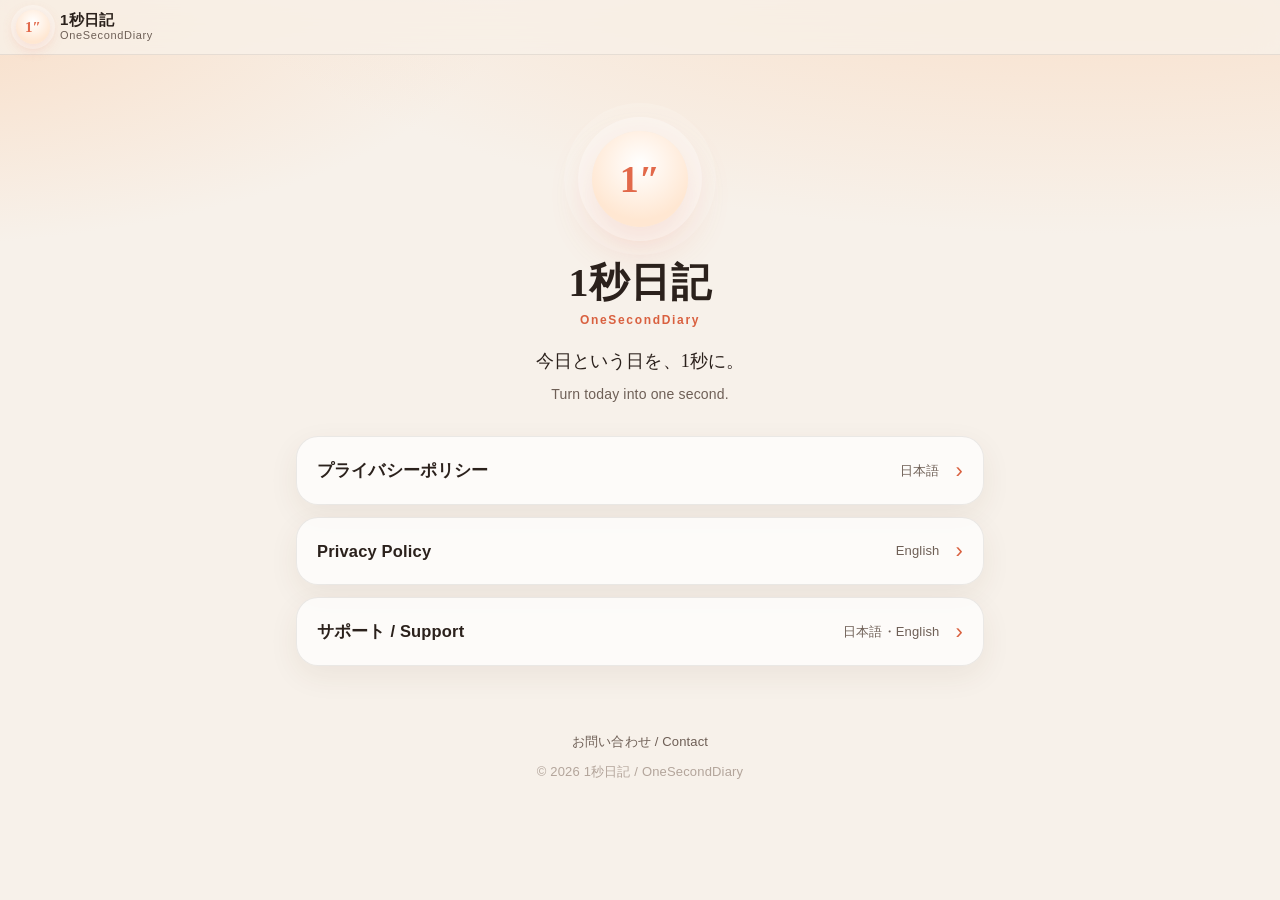
<file: index.html>
<!doctype html>
<html lang="ja">
<head>
<meta charset="utf-8">
<meta name="viewport" content="width=device-width, initial-scale=1, viewport-fit=cover">
<title>1秒日記 / OneSecondDiary</title>
<meta name="description" content="毎日の1秒をつなげる、iPhoneのための動画日記アプリ「1秒日記」。">
<meta name="color-scheme" content="light dark">
<meta name="theme-color" content="#F7F1EA" media="(prefers-color-scheme: light)">
<meta name="theme-color" content="#121010" media="(prefers-color-scheme: dark)">
<link rel="stylesheet" href="style.css">
</head>
<body>
<header class="topbar">
  <a class="brand" href="./"><span class="mark" aria-hidden="true">1″</span><span>1秒日記 <small>OneSecondDiary</small></span></a>
  
</header>
<main class="page landing">
  <div class="hero center">
    <span class="mark big" aria-hidden="true">1″</span>
    <h1>1秒日記</h1>
    <p class="eyebrow">OneSecondDiary</p>
    <p class="intro">今日という日を、1秒に。<br><span lang="en">Turn today into one second.</span></p>
  </div>
  <nav class="cards">
    <a class="card" href="privacy/"><strong>プライバシーポリシー</strong><span>日本語</span></a>
    <a class="card" href="privacy/en/"><strong>Privacy Policy</strong><span>English</span></a>
    <a class="card" href="support/"><strong>サポート / Support</strong><span>日本語・English</span></a>
  </nav>
</main>
<footer class="foot">
  <nav><a href="support/">お問い合わせ / Contact</a></nav>
  <p>© 2026 1秒日記 / OneSecondDiary</p>
</footer>
</body>
</html>
</file>
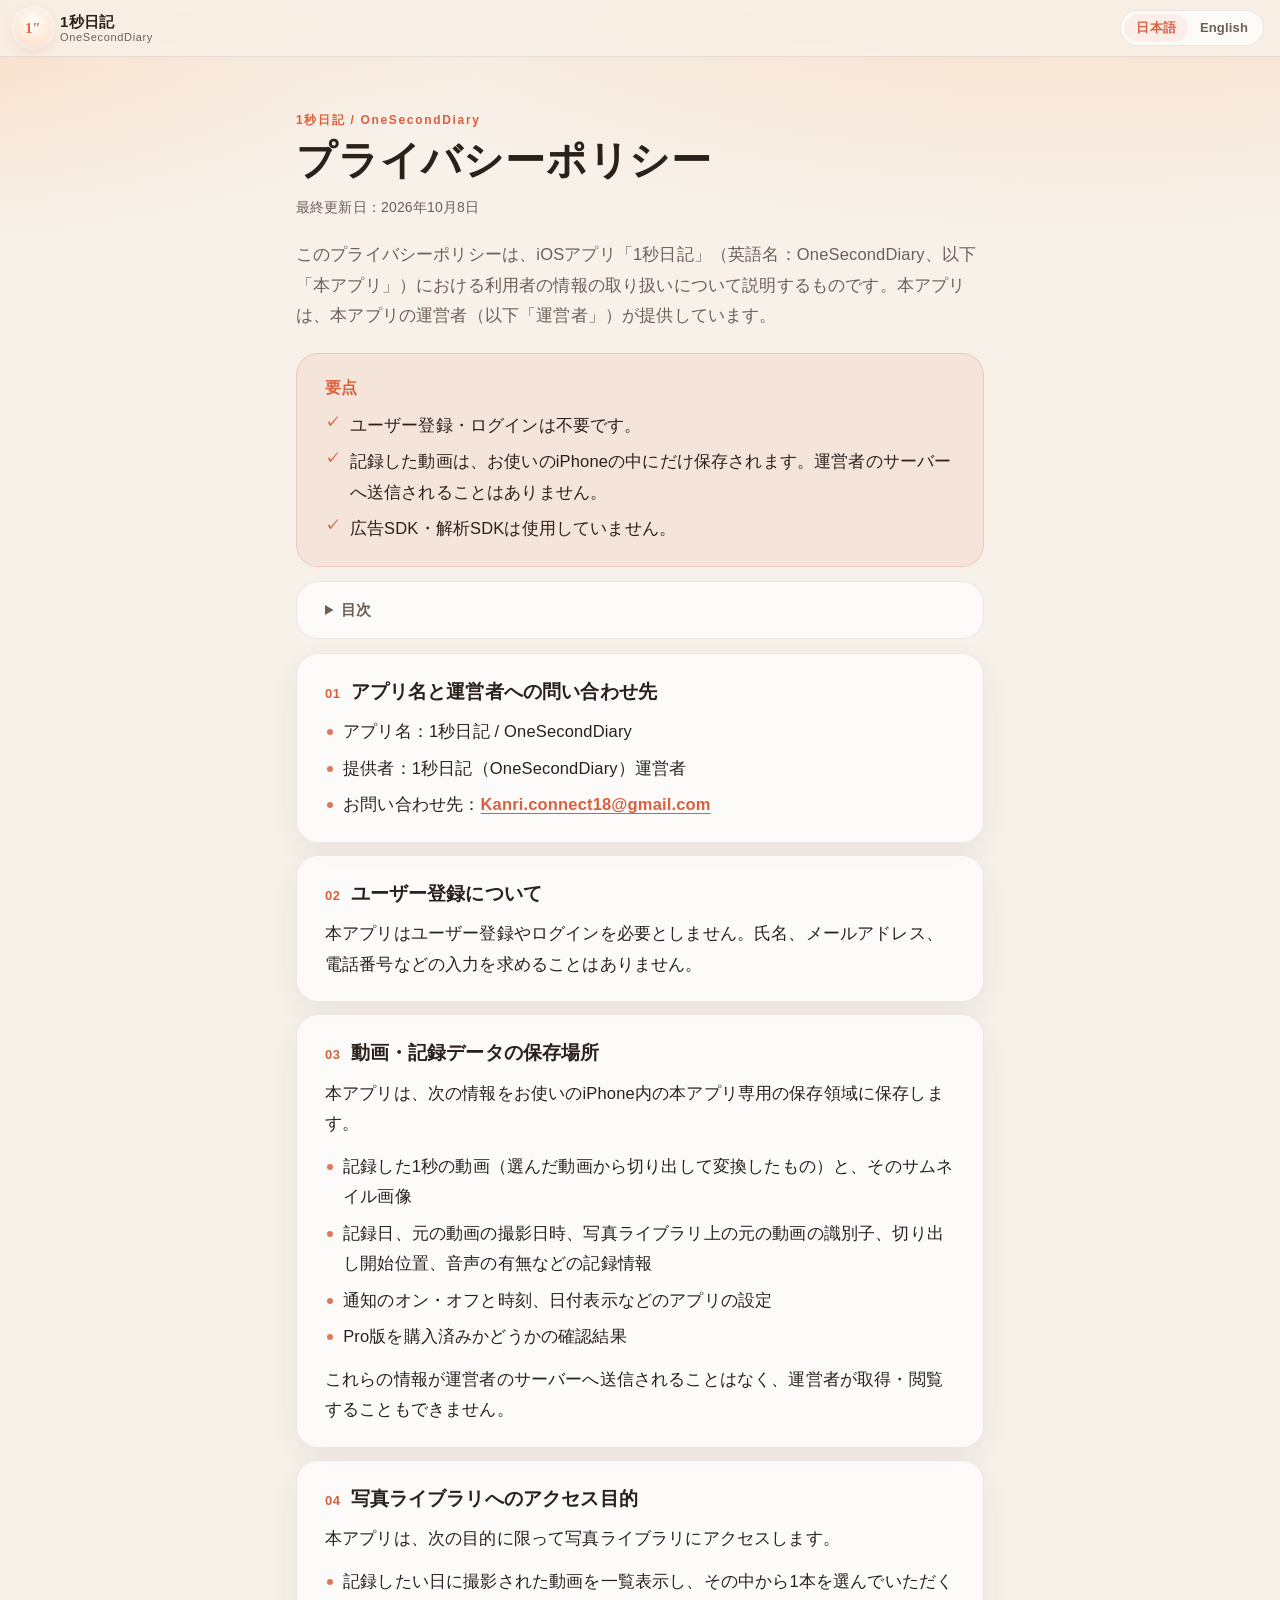
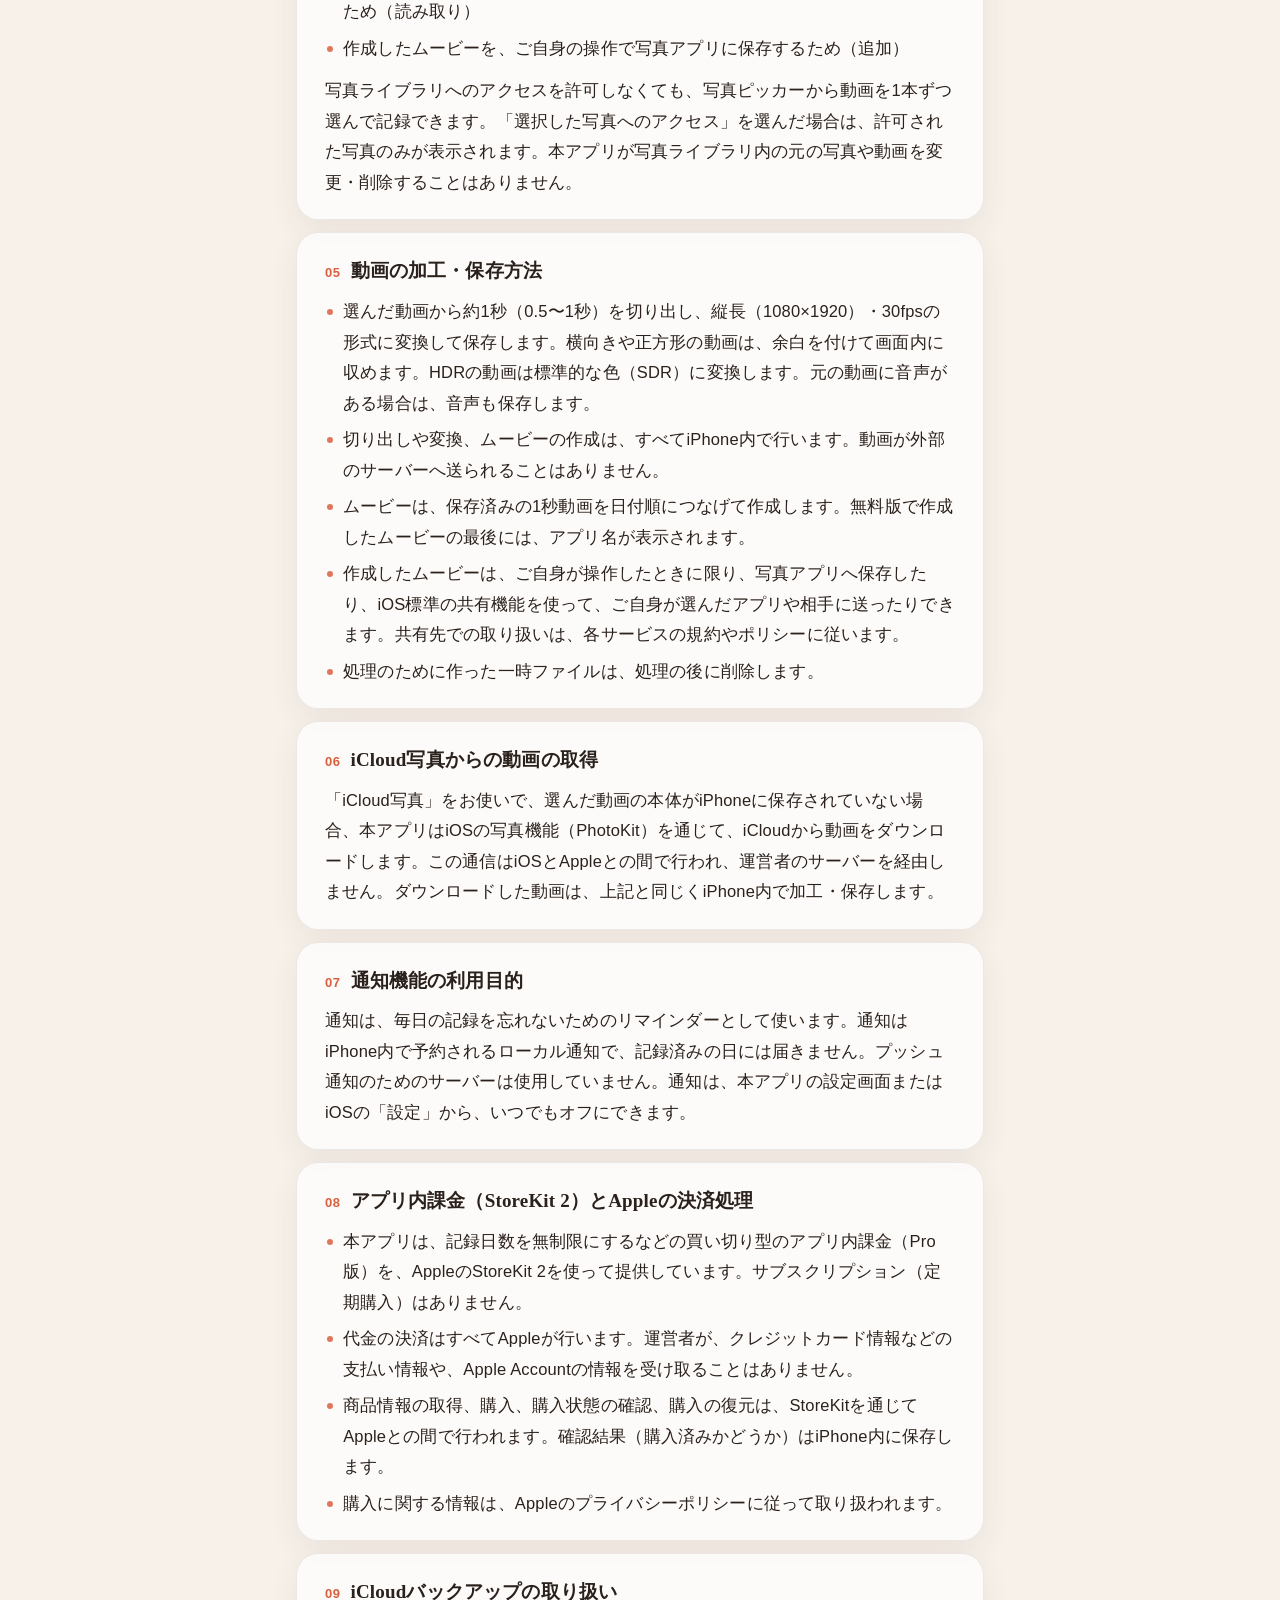
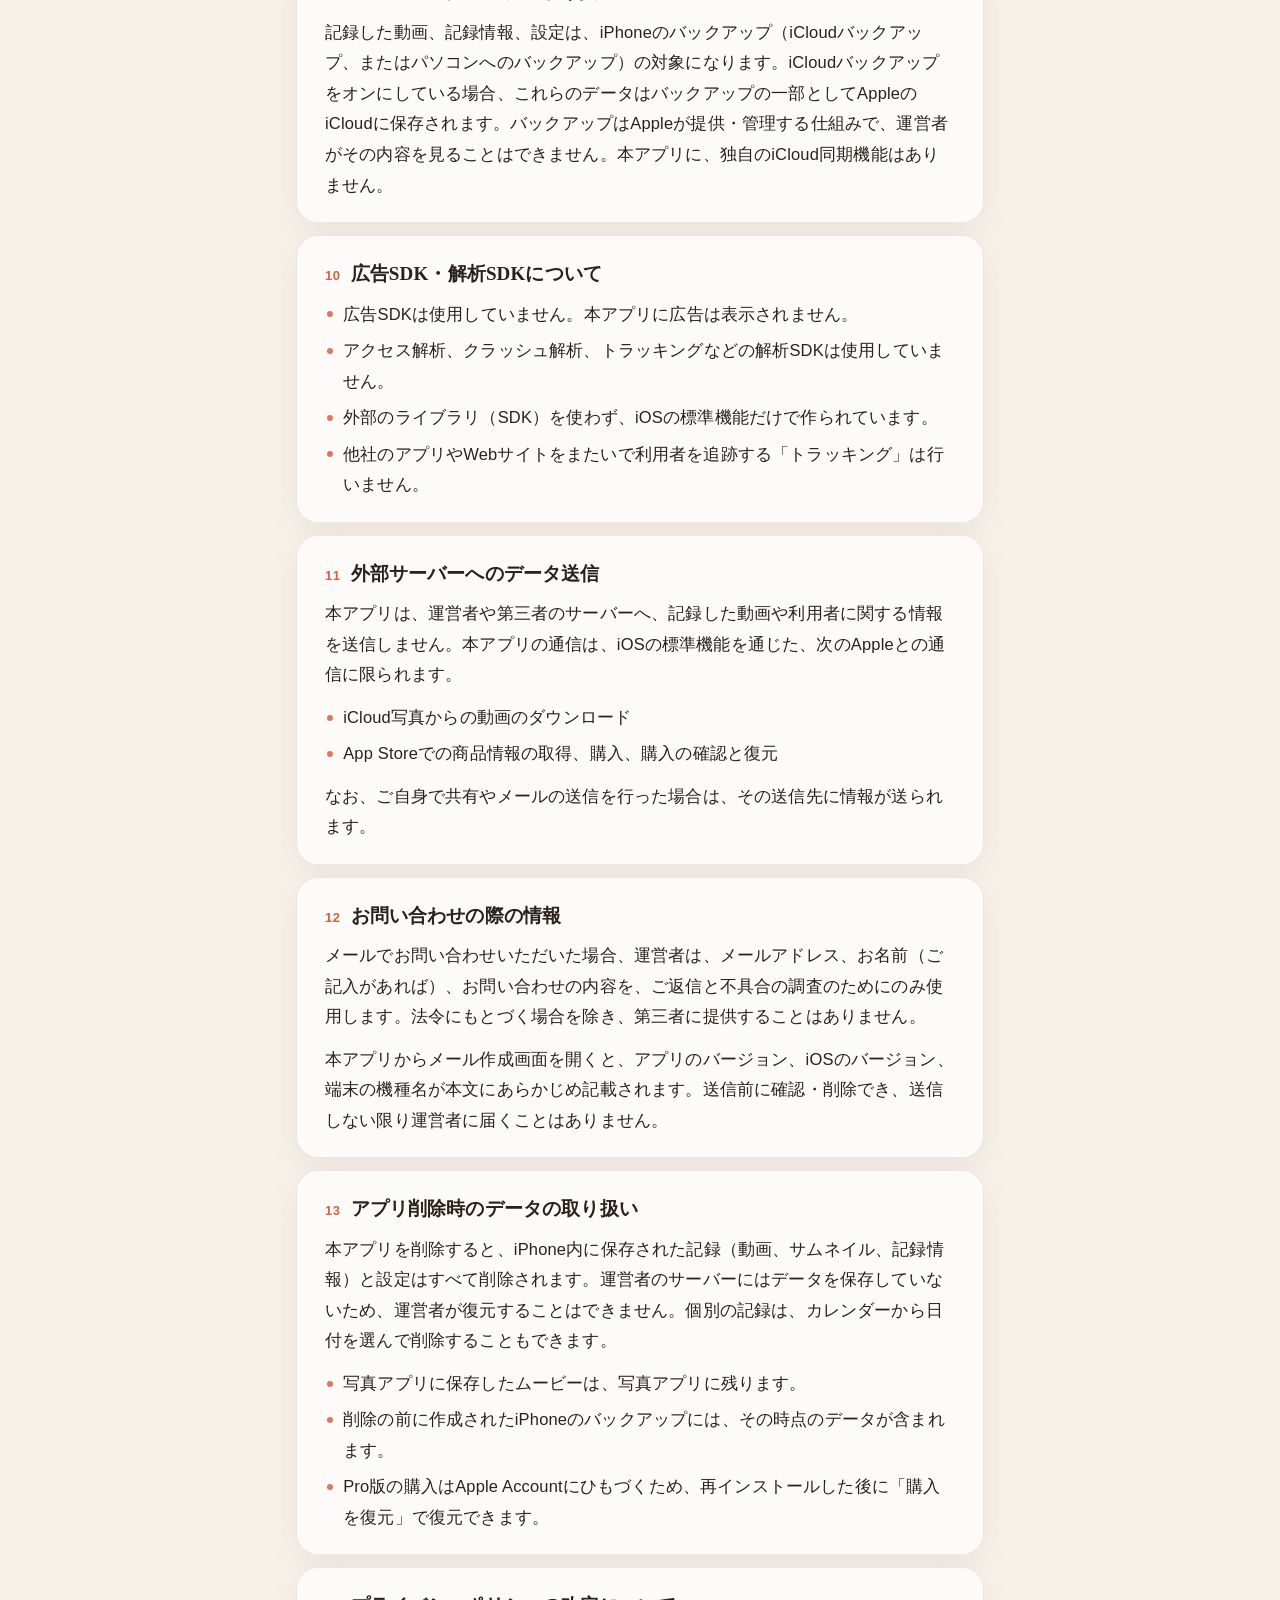
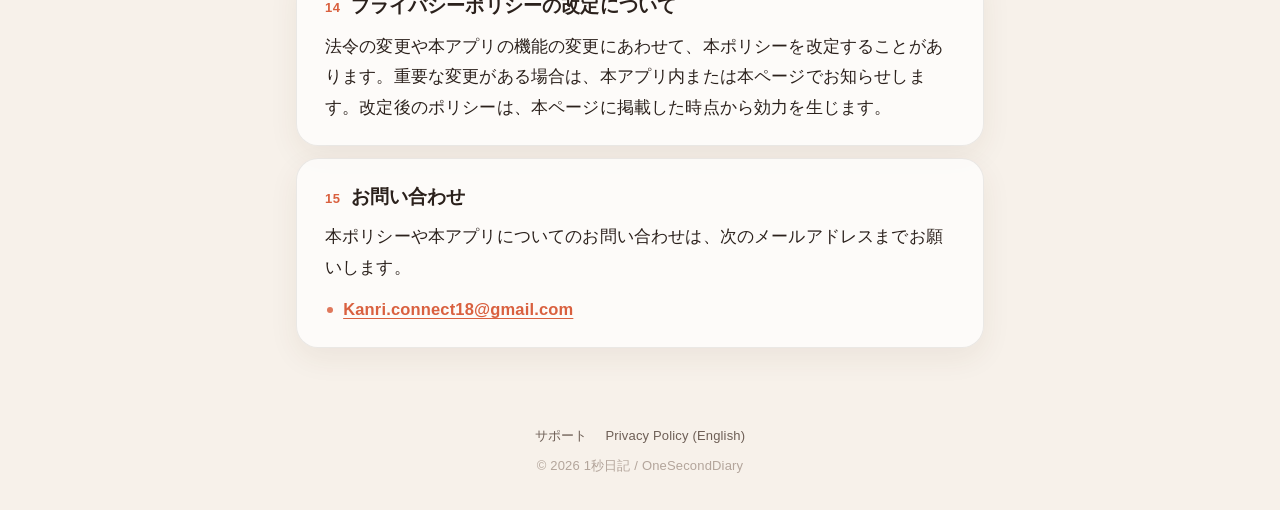
<file: privacy/index.html>
<!doctype html>
<html lang="ja">
<head>
<meta charset="utf-8">
<meta name="viewport" content="width=device-width, initial-scale=1, viewport-fit=cover">
<title>プライバシーポリシー｜1秒日記</title>
<meta name="description" content="iOSアプリ「1秒日記（OneSecondDiary）」のプライバシーポリシーです。">
<meta name="color-scheme" content="light dark">
<meta name="theme-color" content="#F7F1EA" media="(prefers-color-scheme: light)">
<meta name="theme-color" content="#121010" media="(prefers-color-scheme: dark)">
<link rel="stylesheet" href="../style.css">
</head>
<body>
<header class="topbar">
  <a class="brand" href="../"><span class="mark" aria-hidden="true">1″</span><span>1秒日記 <small>OneSecondDiary</small></span></a>
  <nav class="switch" aria-label="Language"><span aria-current="page">日本語</span><a href="en/" hreflang="en" lang="en">English</a></nav>
</header>
<main class="page">
  <div class="hero">
    <p class="eyebrow">1秒日記 / OneSecondDiary</p>
    <h1>プライバシーポリシー</h1>
    <p class="updated">最終更新日：<time datetime="2026-10-08">2026年10月8日</time></p>
  </div>
  <p class="intro">このプライバシーポリシーは、iOSアプリ「1秒日記」（英語名：OneSecondDiary、以下「本アプリ」）における利用者の情報の取り扱いについて説明するものです。本アプリは、本アプリの運営者（以下「運営者」）が提供しています。</p>
  <aside class="summary">
    <h2>要点</h2>
    <ul><li>ユーザー登録・ログインは不要です。</li><li>記録した動画は、お使いのiPhoneの中にだけ保存されます。運営者のサーバーへ送信されることはありません。</li><li>広告SDK・解析SDKは使用していません。</li></ul>
  </aside>
  <details class="toc">
    <summary>目次</summary>
    <ol><li><a href="#s1">アプリ名と運営者への問い合わせ先</a></li><li><a href="#s2">ユーザー登録について</a></li><li><a href="#s3">動画・記録データの保存場所</a></li><li><a href="#s4">写真ライブラリへのアクセス目的</a></li><li><a href="#s5">動画の加工・保存方法</a></li><li><a href="#s6">iCloud写真からの動画の取得</a></li><li><a href="#s7">通知機能の利用目的</a></li><li><a href="#s8">アプリ内課金（StoreKit 2）とAppleの決済処理</a></li><li><a href="#s9">iCloudバックアップの取り扱い</a></li><li><a href="#s10">広告SDK・解析SDKについて</a></li><li><a href="#s11">外部サーバーへのデータ送信</a></li><li><a href="#s12">お問い合わせの際の情報</a></li><li><a href="#s13">アプリ削除時のデータの取り扱い</a></li><li><a href="#s14">プライバシーポリシーの改定について</a></li><li><a href="#s15">お問い合わせ</a></li></ol>
  </details>
<section class="sec" id="s1">
  <h2><span class="num">01</span>アプリ名と運営者への問い合わせ先</h2>
  <ul><li>アプリ名：1秒日記 / OneSecondDiary</li><li>提供者：1秒日記（OneSecondDiary）運営者</li><li>お問い合わせ先：<a class="mail" href="mailto:Kanri.connect18@gmail.com">Kanri.connect18@gmail.com</a></li></ul>
</section>
<section class="sec" id="s2">
  <h2><span class="num">02</span>ユーザー登録について</h2>
  <p>本アプリはユーザー登録やログインを必要としません。氏名、メールアドレス、電話番号などの入力を求めることはありません。</p>
</section>
<section class="sec" id="s3">
  <h2><span class="num">03</span>動画・記録データの保存場所</h2>
  <p>本アプリは、次の情報をお使いのiPhone内の本アプリ専用の保存領域に保存します。</p>
<ul><li>記録した1秒の動画（選んだ動画から切り出して変換したもの）と、そのサムネイル画像</li><li>記録日、元の動画の撮影日時、写真ライブラリ上の元の動画の識別子、切り出し開始位置、音声の有無などの記録情報</li><li>通知のオン・オフと時刻、日付表示などのアプリの設定</li><li>Pro版を購入済みかどうかの確認結果</li></ul>
<p>これらの情報が運営者のサーバーへ送信されることはなく、運営者が取得・閲覧することもできません。</p>
</section>
<section class="sec" id="s4">
  <h2><span class="num">04</span>写真ライブラリへのアクセス目的</h2>
  <p>本アプリは、次の目的に限って写真ライブラリにアクセスします。</p>
<ul><li>記録したい日に撮影された動画を一覧表示し、その中から1本を選んでいただくため（読み取り）</li><li>作成したムービーを、ご自身の操作で写真アプリに保存するため（追加）</li></ul>
<p>写真ライブラリへのアクセスを許可しなくても、写真ピッカーから動画を1本ずつ選んで記録できます。「選択した写真へのアクセス」を選んだ場合は、許可された写真のみが表示されます。本アプリが写真ライブラリ内の元の写真や動画を変更・削除することはありません。</p>
</section>
<section class="sec" id="s5">
  <h2><span class="num">05</span>動画の加工・保存方法</h2>
  <ul><li>選んだ動画から約1秒（0.5〜1秒）を切り出し、縦長（1080×1920）・30fpsの形式に変換して保存します。横向きや正方形の動画は、余白を付けて画面内に収めます。HDRの動画は標準的な色（SDR）に変換します。元の動画に音声がある場合は、音声も保存します。</li><li>切り出しや変換、ムービーの作成は、すべてiPhone内で行います。動画が外部のサーバーへ送られることはありません。</li><li>ムービーは、保存済みの1秒動画を日付順につなげて作成します。無料版で作成したムービーの最後には、アプリ名が表示されます。</li><li>作成したムービーは、ご自身が操作したときに限り、写真アプリへ保存したり、iOS標準の共有機能を使って、ご自身が選んだアプリや相手に送ったりできます。共有先での取り扱いは、各サービスの規約やポリシーに従います。</li><li>処理のために作った一時ファイルは、処理の後に削除します。</li></ul>
</section>
<section class="sec" id="s6">
  <h2><span class="num">06</span>iCloud写真からの動画の取得</h2>
  <p>「iCloud写真」をお使いで、選んだ動画の本体がiPhoneに保存されていない場合、本アプリはiOSの写真機能（PhotoKit）を通じて、iCloudから動画をダウンロードします。この通信はiOSとAppleとの間で行われ、運営者のサーバーを経由しません。ダウンロードした動画は、上記と同じくiPhone内で加工・保存します。</p>
</section>
<section class="sec" id="s7">
  <h2><span class="num">07</span>通知機能の利用目的</h2>
  <p>通知は、毎日の記録を忘れないためのリマインダーとして使います。通知はiPhone内で予約されるローカル通知で、記録済みの日には届きません。プッシュ通知のためのサーバーは使用していません。通知は、本アプリの設定画面またはiOSの「設定」から、いつでもオフにできます。</p>
</section>
<section class="sec" id="s8">
  <h2><span class="num">08</span>アプリ内課金（StoreKit 2）とAppleの決済処理</h2>
  <ul><li>本アプリは、記録日数を無制限にするなどの買い切り型のアプリ内課金（Pro版）を、AppleのStoreKit 2を使って提供しています。サブスクリプション（定期購入）はありません。</li><li>代金の決済はすべてAppleが行います。運営者が、クレジットカード情報などの支払い情報や、Apple Accountの情報を受け取ることはありません。</li><li>商品情報の取得、購入、購入状態の確認、購入の復元は、StoreKitを通じてAppleとの間で行われます。確認結果（購入済みかどうか）はiPhone内に保存します。</li><li>購入に関する情報は、Appleのプライバシーポリシーに従って取り扱われます。</li></ul>
</section>
<section class="sec" id="s9">
  <h2><span class="num">09</span>iCloudバックアップの取り扱い</h2>
  <p>記録した動画、記録情報、設定は、iPhoneのバックアップ（iCloudバックアップ、またはパソコンへのバックアップ）の対象になります。iCloudバックアップをオンにしている場合、これらのデータはバックアップの一部としてAppleのiCloudに保存されます。バックアップはAppleが提供・管理する仕組みで、運営者がその内容を見ることはできません。本アプリに、独自のiCloud同期機能はありません。</p>
</section>
<section class="sec" id="s10">
  <h2><span class="num">10</span>広告SDK・解析SDKについて</h2>
  <ul><li>広告SDKは使用していません。本アプリに広告は表示されません。</li><li>アクセス解析、クラッシュ解析、トラッキングなどの解析SDKは使用していません。</li><li>外部のライブラリ（SDK）を使わず、iOSの標準機能だけで作られています。</li><li>他社のアプリやWebサイトをまたいで利用者を追跡する「トラッキング」は行いません。</li></ul>
</section>
<section class="sec" id="s11">
  <h2><span class="num">11</span>外部サーバーへのデータ送信</h2>
  <p>本アプリは、運営者や第三者のサーバーへ、記録した動画や利用者に関する情報を送信しません。本アプリの通信は、iOSの標準機能を通じた、次のAppleとの通信に限られます。</p>
<ul><li>iCloud写真からの動画のダウンロード</li><li>App Storeでの商品情報の取得、購入、購入の確認と復元</li></ul>
<p>なお、ご自身で共有やメールの送信を行った場合は、その送信先に情報が送られます。</p>
</section>
<section class="sec" id="s12">
  <h2><span class="num">12</span>お問い合わせの際の情報</h2>
  <p>メールでお問い合わせいただいた場合、運営者は、メールアドレス、お名前（ご記入があれば）、お問い合わせの内容を、ご返信と不具合の調査のためにのみ使用します。法令にもとづく場合を除き、第三者に提供することはありません。</p>
<p>本アプリからメール作成画面を開くと、アプリのバージョン、iOSのバージョン、端末の機種名が本文にあらかじめ記載されます。送信前に確認・削除でき、送信しない限り運営者に届くことはありません。</p>
</section>
<section class="sec" id="s13">
  <h2><span class="num">13</span>アプリ削除時のデータの取り扱い</h2>
  <p>本アプリを削除すると、iPhone内に保存された記録（動画、サムネイル、記録情報）と設定はすべて削除されます。運営者のサーバーにはデータを保存していないため、運営者が復元することはできません。個別の記録は、カレンダーから日付を選んで削除することもできます。</p>
<ul><li>写真アプリに保存したムービーは、写真アプリに残ります。</li><li>削除の前に作成されたiPhoneのバックアップには、その時点のデータが含まれます。</li><li>Pro版の購入はApple Accountにひもづくため、再インストールした後に「購入を復元」で復元できます。</li></ul>
</section>
<section class="sec" id="s14">
  <h2><span class="num">14</span>プライバシーポリシーの改定について</h2>
  <p>法令の変更や本アプリの機能の変更にあわせて、本ポリシーを改定することがあります。重要な変更がある場合は、本アプリ内または本ページでお知らせします。改定後のポリシーは、本ページに掲載した時点から効力を生じます。</p>
</section>
<section class="sec" id="s15">
  <h2><span class="num">15</span>お問い合わせ</h2>
  <p>本ポリシーや本アプリについてのお問い合わせは、次のメールアドレスまでお願いします。</p>
<ul><li><a class="mail" href="mailto:Kanri.connect18@gmail.com">Kanri.connect18@gmail.com</a></li></ul>
</section>
</main>
<footer class="foot">
  <nav><a href="../support/">サポート</a><a href="en/">Privacy Policy (English)</a></nav>
  <p>© 2026 1秒日記 / OneSecondDiary</p>
</footer>
</body>
</html>
</file>
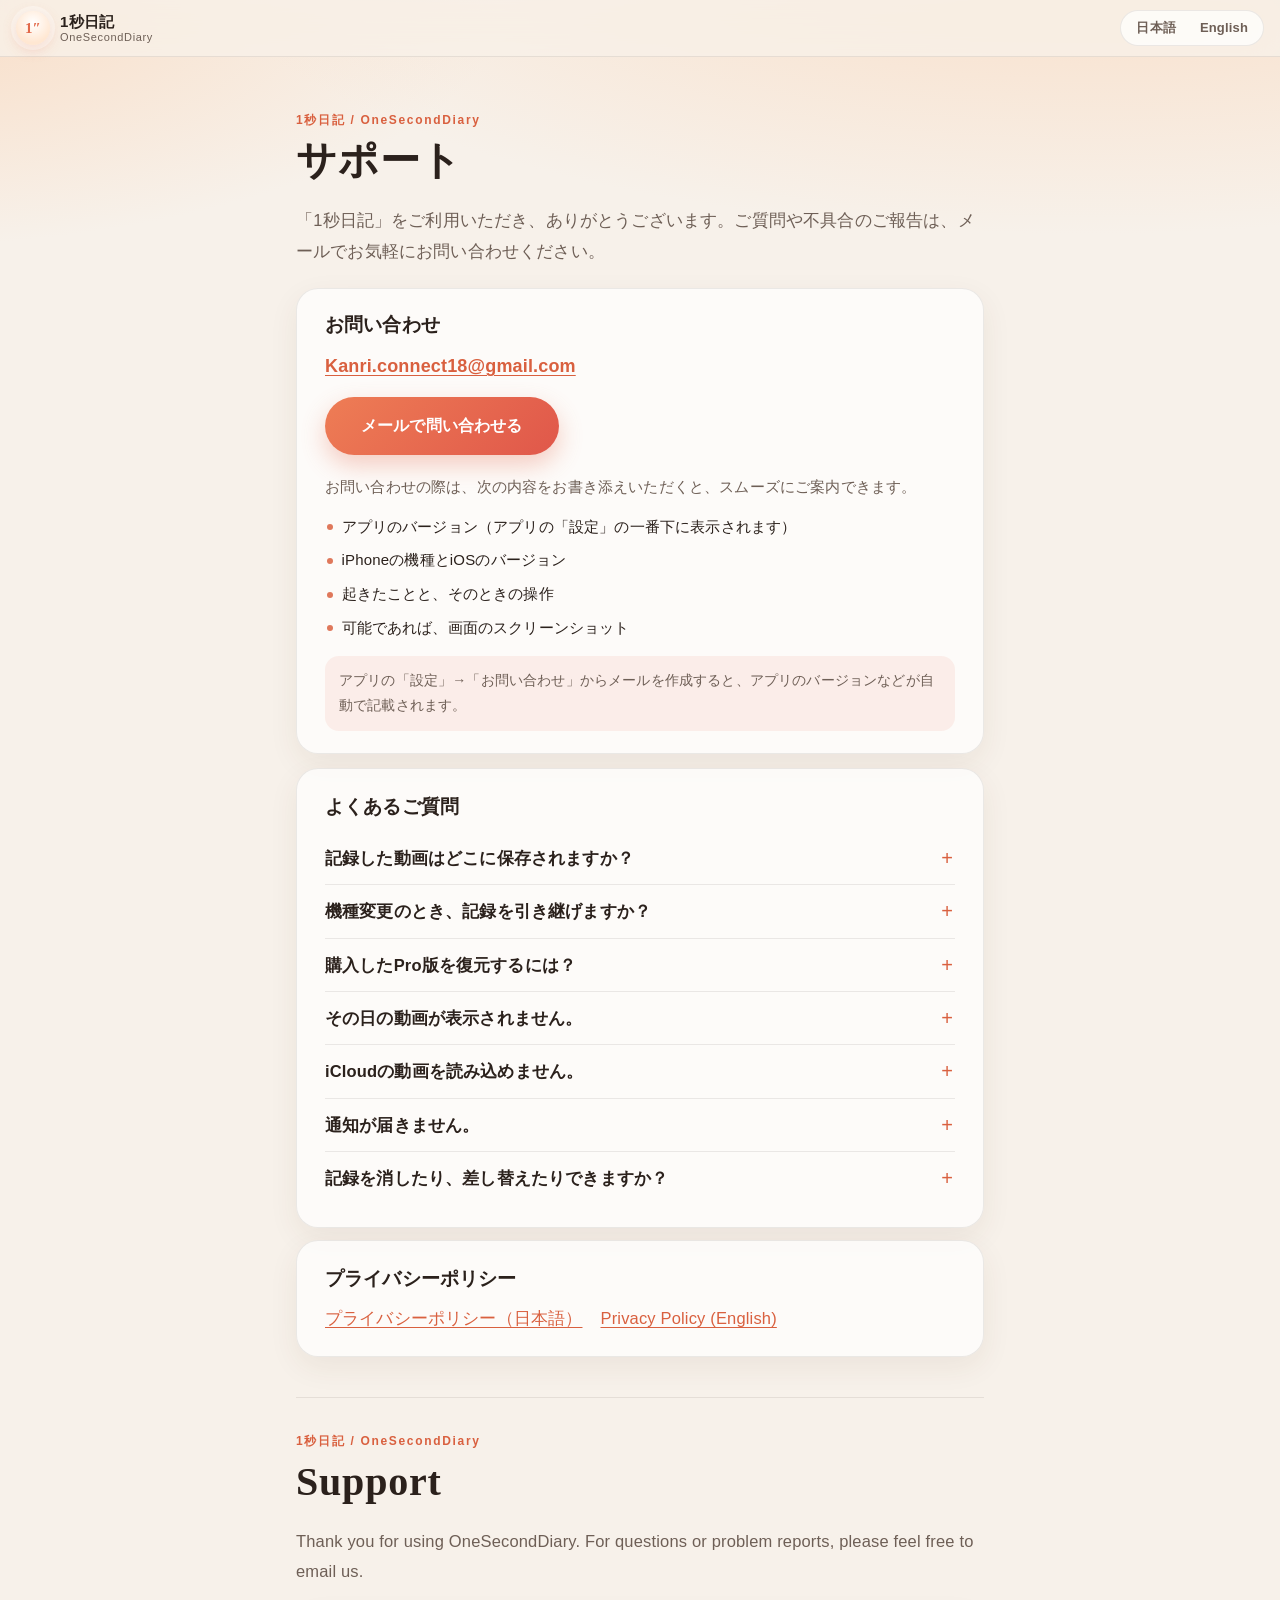
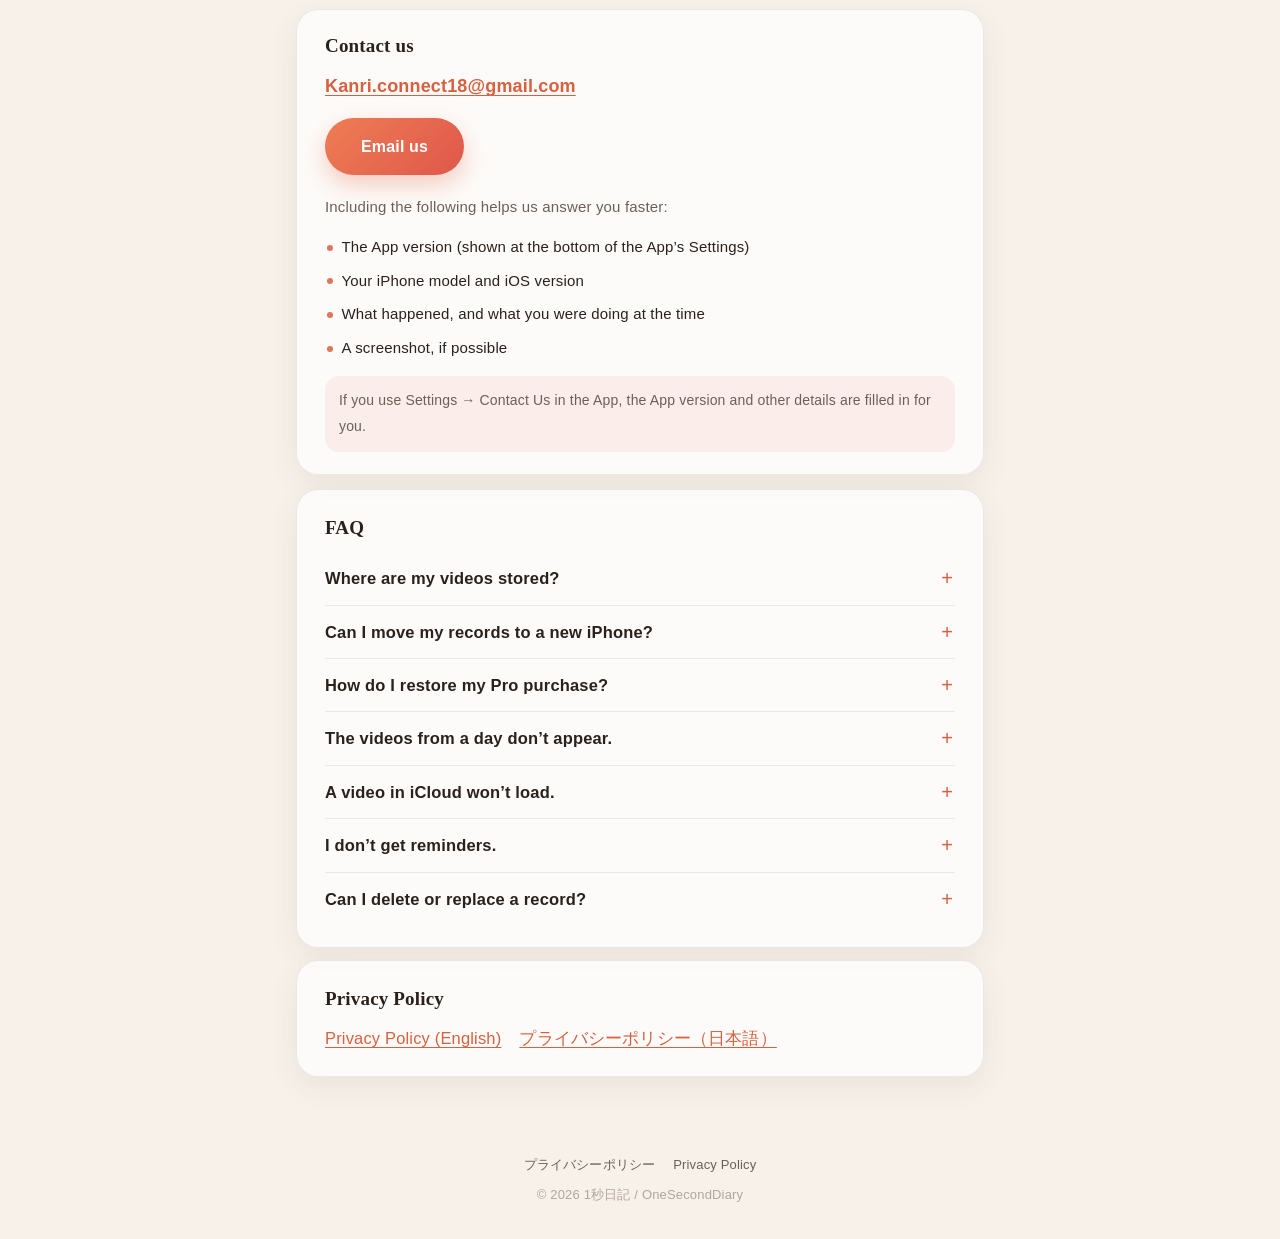
<file: support/index.html>
<!doctype html>
<html lang="ja">
<head>
<meta charset="utf-8">
<meta name="viewport" content="width=device-width, initial-scale=1, viewport-fit=cover">
<title>サポート / Support｜1秒日記 OneSecondDiary</title>
<meta name="description" content="iOSアプリ「1秒日記（OneSecondDiary）」のサポートページです。 Support for the iOS app OneSecondDiary.">
<meta name="color-scheme" content="light dark">
<meta name="theme-color" content="#F7F1EA" media="(prefers-color-scheme: light)">
<meta name="theme-color" content="#121010" media="(prefers-color-scheme: dark)">
<link rel="stylesheet" href="../style.css">
</head>
<body>
<header class="topbar">
  <a class="brand" href="../"><span class="mark" aria-hidden="true">1″</span><span>1秒日記 <small>OneSecondDiary</small></span></a>
  <nav class="switch" aria-label="Language"><a href="#ja" hreflang="ja" lang="ja">日本語</a><a href="#en" hreflang="en" lang="en">English</a></nav>
</header>
<main class="page">
<section class="lang-block" id="ja" lang="ja">
  <div class="hero">
    <p class="eyebrow">1秒日記 / OneSecondDiary</p>
    <h1>サポート</h1>
  </div>
  <p class="intro">「1秒日記」をご利用いただき、ありがとうございます。ご質問や不具合のご報告は、メールでお気軽にお問い合わせください。</p>
  <div class="contact">
    <h2>お問い合わせ</h2>
    <p class="address"><a class="mail" href="mailto:Kanri.connect18@gmail.com">Kanri.connect18@gmail.com</a></p>
    <a class="button" href="mailto:Kanri.connect18@gmail.com?subject=1%E7%A7%92%E6%97%A5%E8%A8%98%20%E3%81%8A%E5%95%8F%E3%81%84%E5%90%88%E3%82%8F%E3%81%9B">メールで問い合わせる</a>
    <p class="note">お問い合わせの際は、次の内容をお書き添えいただくと、スムーズにご案内できます。</p>
    <ul><li>アプリのバージョン（アプリの「設定」の一番下に表示されます）</li><li>iPhoneの機種とiOSのバージョン</li><li>起きたことと、そのときの操作</li><li>可能であれば、画面のスクリーンショット</li></ul>
    <p class="tip">アプリの「設定」→「お問い合わせ」からメールを作成すると、アプリのバージョンなどが自動で記載されます。</p>
  </div>
  <section class="sec">
    <h2>よくあるご質問</h2>
    <details class="faq">
  <summary>記録した動画はどこに保存されますか？</summary>
  <p>お使いのiPhoneの中にだけ保存されます。運営者のサーバーへ送信されることはありません。</p>
</details>
<details class="faq">
  <summary>機種変更のとき、記録を引き継げますか？</summary>
  <p>記録はiPhoneのバックアップ（iCloudバックアップ、またはパソコンへのバックアップ）に含まれます。新しいiPhoneをバックアップから復元すると引き継がれます。アプリを削除すると記録も削除されるため、ご注意ください。</p>
</details>
<details class="faq">
  <summary>購入したPro版を復元するには？</summary>
  <p>アプリの「設定」→「購入を復元」をタップしてください。購入時と同じApple Accountでサインインしている必要があります。</p>
</details>
<details class="faq">
  <summary>その日の動画が表示されません。</summary>
  <p>iOSの「設定」→「プライバシーとセキュリティ」→「写真」→「1秒日記」で、写真へのアクセスを確認してください。「選択した写真」の場合は、許可した写真だけが表示されます。アクセスを許可しなくても、写真ピッカーから動画を選んで記録できます。</p>
</details>
<details class="faq">
  <summary>iCloudの動画を読み込めません。</summary>
  <p>「iCloud写真」の動画は、iPhoneにダウンロードしてから使います。インターネットに接続して、もう一度お試しください。</p>
</details>
<details class="faq">
  <summary>通知が届きません。</summary>
  <p>アプリの「設定」で通知がオンになっているか、iOSの「設定」→「通知」→「1秒日記」で通知が許可されているかをご確認ください。記録済みの日には通知しません。</p>
</details>
<details class="faq">
  <summary>記録を消したり、差し替えたりできますか？</summary>
  <p>カレンダーから日付を選ぶと、その日の記録を削除できます。今日の記録は、ホームの「差し替え」から選び直せます。写真アプリの元の動画は削除されません。</p>
</details>
  </section>
  <section class="sec">
    <h2>プライバシーポリシー</h2>
    <p class="links"><a href="../privacy/">プライバシーポリシー（日本語）</a><a href="../privacy/en/">Privacy Policy (English)</a></p>
  </section>
</section>
<hr class="divider">
<section class="lang-block" id="en" lang="en">
  <div class="hero">
    <p class="eyebrow">1秒日記 / OneSecondDiary</p>
    <h1>Support</h1>
  </div>
  <p class="intro">Thank you for using OneSecondDiary. For questions or problem reports, please feel free to email us.</p>
  <div class="contact">
    <h2>Contact us</h2>
    <p class="address"><a class="mail" href="mailto:Kanri.connect18@gmail.com">Kanri.connect18@gmail.com</a></p>
    <a class="button" href="mailto:Kanri.connect18@gmail.com?subject=OneSecondDiary%20Support">Email us</a>
    <p class="note">Including the following helps us answer you faster:</p>
    <ul><li>The App version (shown at the bottom of the App’s Settings)</li><li>Your iPhone model and iOS version</li><li>What happened, and what you were doing at the time</li><li>A screenshot, if possible</li></ul>
    <p class="tip">If you use Settings → Contact Us in the App, the App version and other details are filled in for you.</p>
  </div>
  <section class="sec">
    <h2>FAQ</h2>
    <details class="faq">
  <summary>Where are my videos stored?</summary>
  <p>Only on your iPhone. They are never sent to our servers.</p>
</details>
<details class="faq">
  <summary>Can I move my records to a new iPhone?</summary>
  <p>Your records are included in your iPhone backup (iCloud Backup or a backup to your computer). Restore your new iPhone from that backup to bring them along. Note that deleting the App also deletes your records.</p>
</details>
<details class="faq">
  <summary>How do I restore my Pro purchase?</summary>
  <p>Open the App’s Settings and tap “Restore Purchase”. You need to be signed in with the same Apple Account you used to buy it.</p>
</details>
<details class="faq">
  <summary>The videos from a day don’t appear.</summary>
  <p>Check photo access in the iOS Settings app → Privacy &amp; Security → Photos → 1 Sec Diary. With “Limited Access”, only the photos you allowed are shown. You can also record by choosing a video in the photo picker without granting access.</p>
</details>
<details class="faq">
  <summary>A video in iCloud won’t load.</summary>
  <p>Videos in iCloud Photos are downloaded to your iPhone before use. Connect to the internet and try again.</p>
</details>
<details class="faq">
  <summary>I don’t get reminders.</summary>
  <p>Check that reminders are on in the App’s Settings and that notifications are allowed in the iOS Settings app → Notifications → 1 Sec Diary. No reminder is sent on days you’ve already recorded.</p>
</details>
<details class="faq">
  <summary>Can I delete or replace a record?</summary>
  <p>Choose a day in the Calendar to delete that day’s record. Today’s record can be chosen again with “Replace” on the home screen. The original video in Photos is not deleted.</p>
</details>
  </section>
  <section class="sec">
    <h2>Privacy Policy</h2>
    <p class="links"><a href="../privacy/en/">Privacy Policy (English)</a><a href="../privacy/">プライバシーポリシー（日本語）</a></p>
  </section>
</section>
</main>
<footer class="foot">
  <nav><a href="../privacy/">プライバシーポリシー</a><a href="../privacy/en/">Privacy Policy</a></nav>
  <p>© 2026 1秒日記 / OneSecondDiary</p>
</footer>
</body>
</html>
</file>
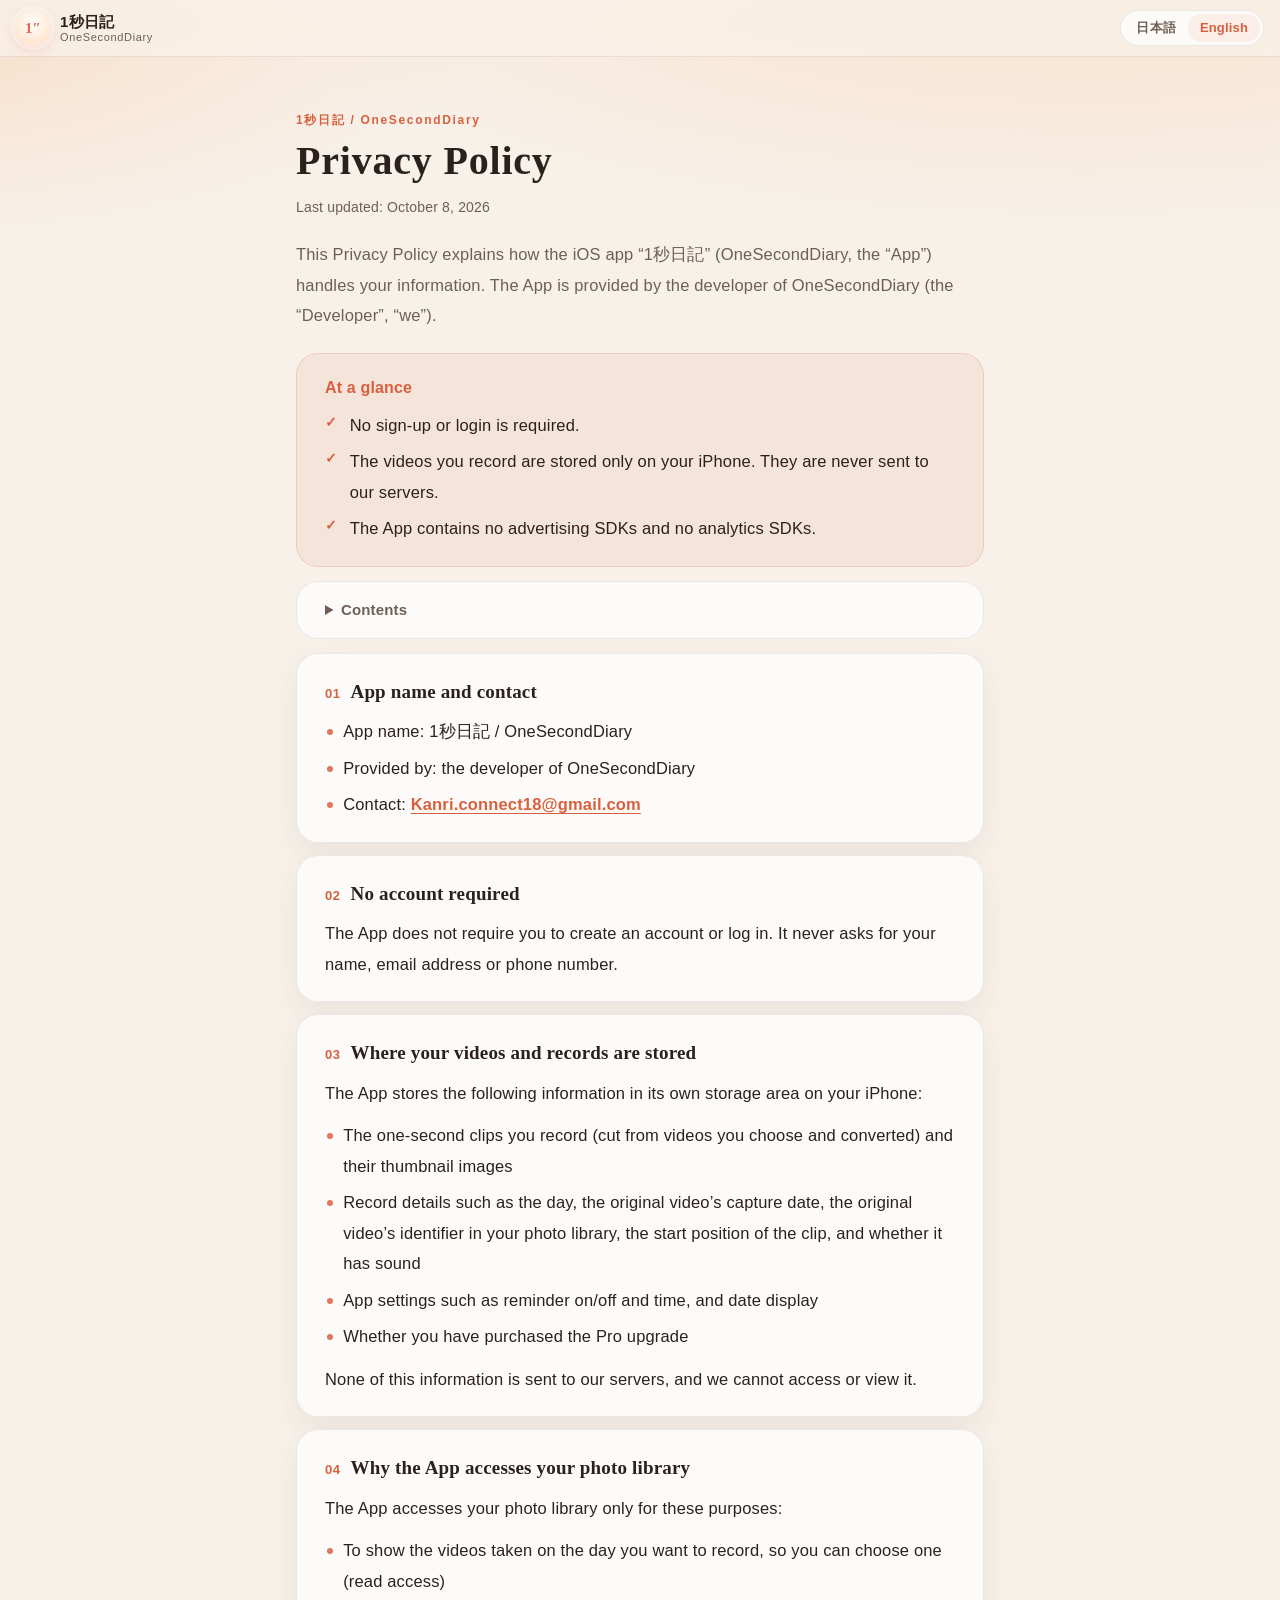
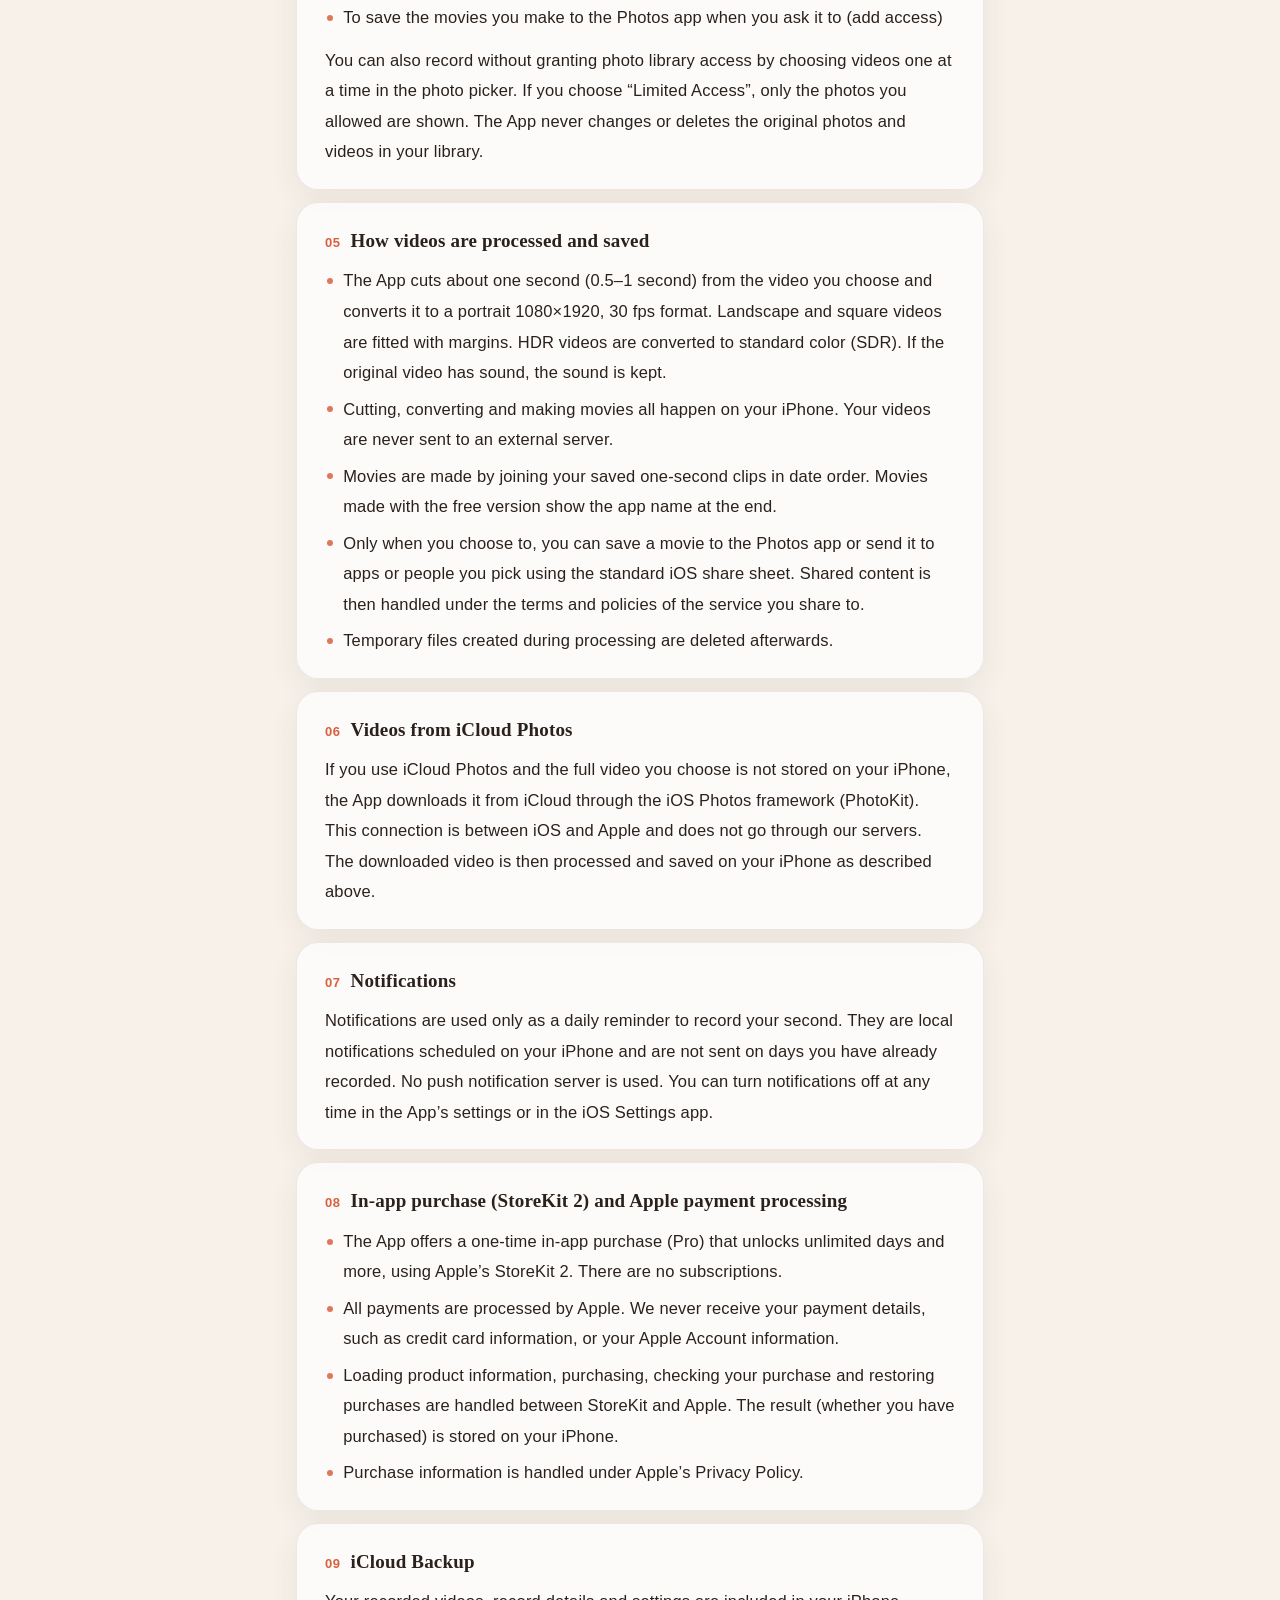
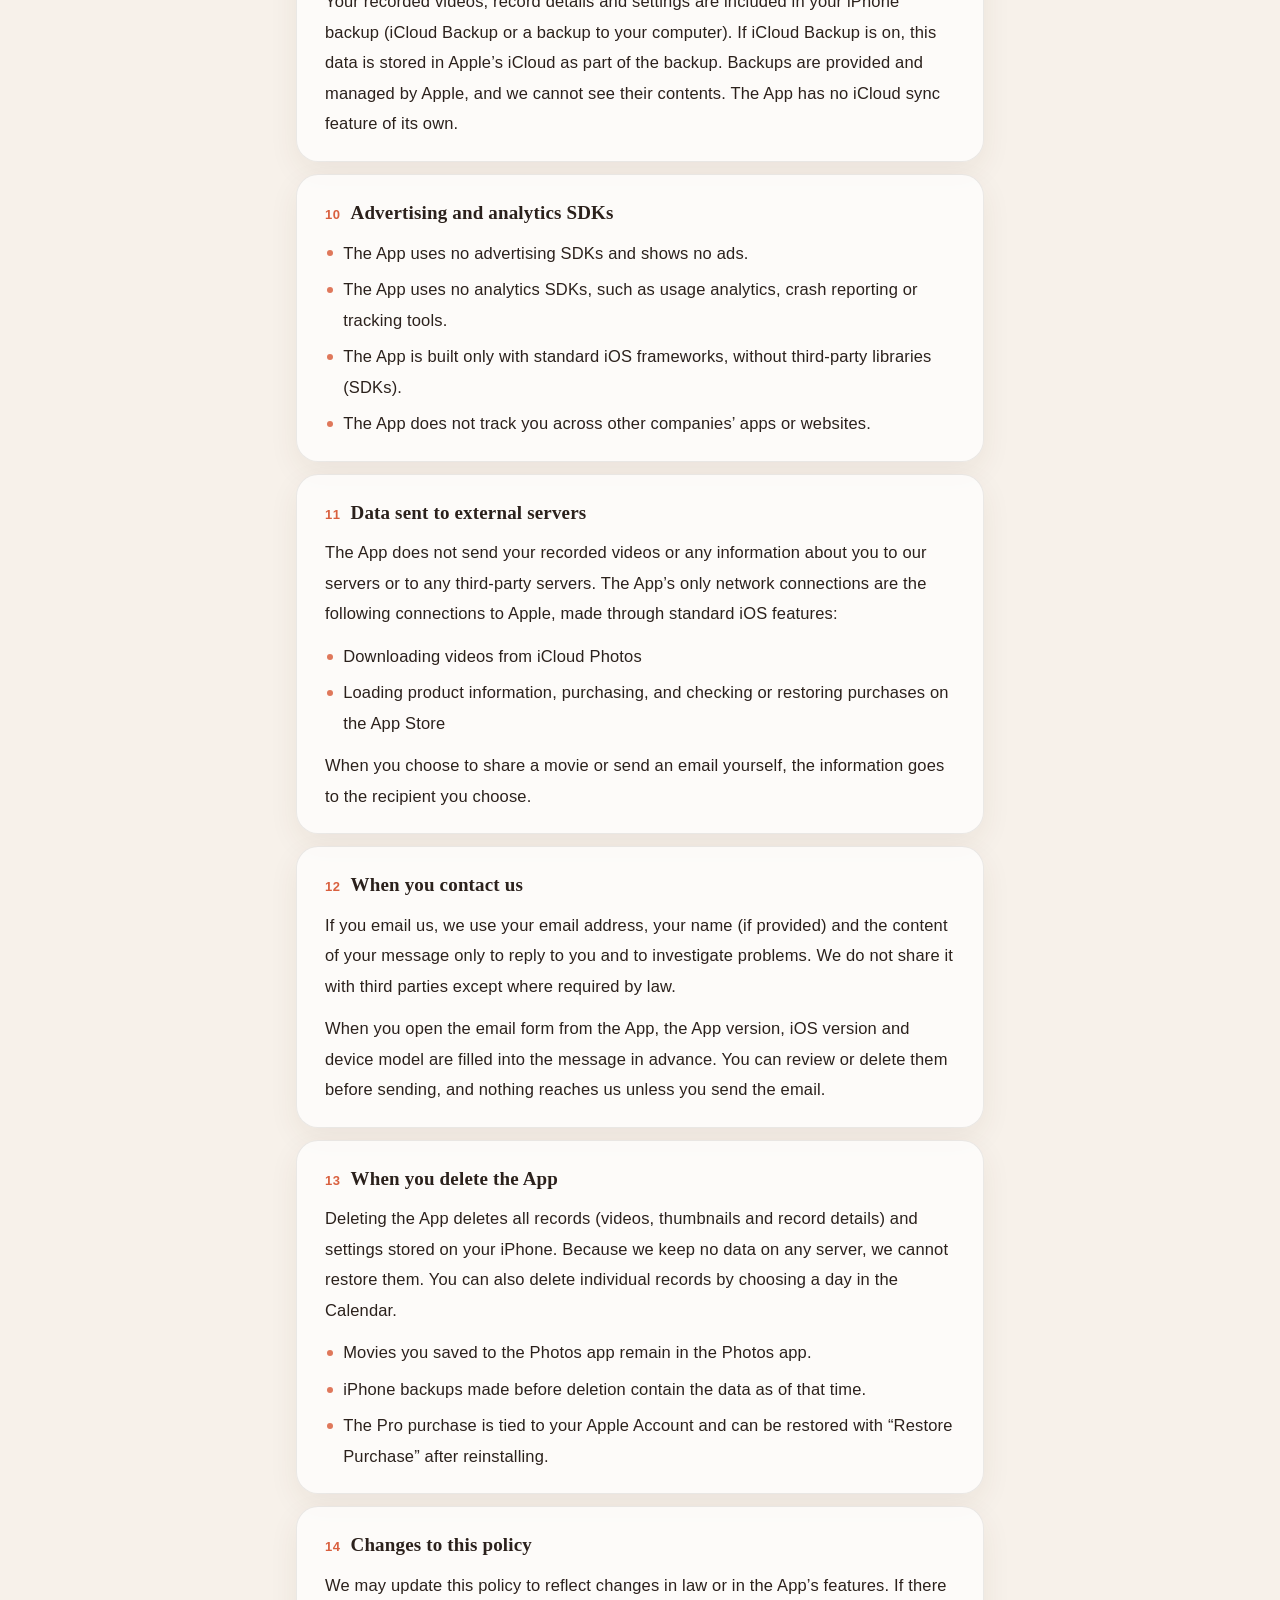
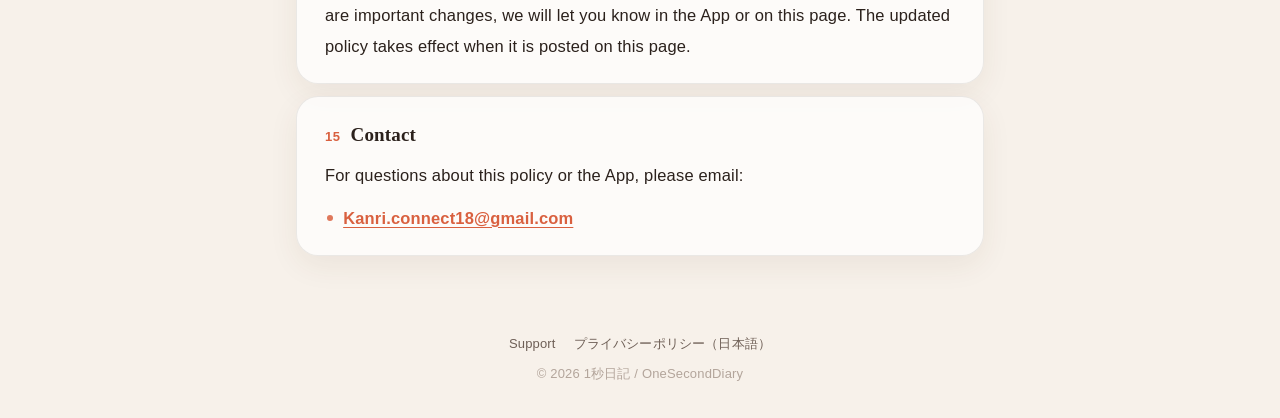
<file: privacy/en/index.html>
<!doctype html>
<html lang="en">
<head>
<meta charset="utf-8">
<meta name="viewport" content="width=device-width, initial-scale=1, viewport-fit=cover">
<title>Privacy Policy | OneSecondDiary</title>
<meta name="description" content="Privacy Policy of the iOS app OneSecondDiary (1秒日記).">
<meta name="color-scheme" content="light dark">
<meta name="theme-color" content="#F7F1EA" media="(prefers-color-scheme: light)">
<meta name="theme-color" content="#121010" media="(prefers-color-scheme: dark)">
<link rel="stylesheet" href="../../style.css">
</head>
<body>
<header class="topbar">
  <a class="brand" href="../../"><span class="mark" aria-hidden="true">1″</span><span>1秒日記 <small>OneSecondDiary</small></span></a>
  <nav class="switch" aria-label="Language"><a href="../" hreflang="ja" lang="ja">日本語</a><span aria-current="page">English</span></nav>
</header>
<main class="page">
  <div class="hero">
    <p class="eyebrow">1秒日記 / OneSecondDiary</p>
    <h1>Privacy Policy</h1>
    <p class="updated">Last updated: <time datetime="2026-10-08">October 8, 2026</time></p>
  </div>
  <p class="intro">This Privacy Policy explains how the iOS app “1秒日記” (OneSecondDiary, the “App”) handles your information. The App is provided by the developer of OneSecondDiary (the “Developer”, “we”).</p>
  <aside class="summary">
    <h2>At a glance</h2>
    <ul><li>No sign-up or login is required.</li><li>The videos you record are stored only on your iPhone. They are never sent to our servers.</li><li>The App contains no advertising SDKs and no analytics SDKs.</li></ul>
  </aside>
  <details class="toc">
    <summary>Contents</summary>
    <ol><li><a href="#s1">App name and contact</a></li><li><a href="#s2">No account required</a></li><li><a href="#s3">Where your videos and records are stored</a></li><li><a href="#s4">Why the App accesses your photo library</a></li><li><a href="#s5">How videos are processed and saved</a></li><li><a href="#s6">Videos from iCloud Photos</a></li><li><a href="#s7">Notifications</a></li><li><a href="#s8">In-app purchase (StoreKit 2) and Apple payment processing</a></li><li><a href="#s9">iCloud Backup</a></li><li><a href="#s10">Advertising and analytics SDKs</a></li><li><a href="#s11">Data sent to external servers</a></li><li><a href="#s12">When you contact us</a></li><li><a href="#s13">When you delete the App</a></li><li><a href="#s14">Changes to this policy</a></li><li><a href="#s15">Contact</a></li></ol>
  </details>
<section class="sec" id="s1">
  <h2><span class="num">01</span>App name and contact</h2>
  <ul><li>App name: 1秒日記 / OneSecondDiary</li><li>Provided by: the developer of OneSecondDiary</li><li>Contact: <a class="mail" href="mailto:Kanri.connect18@gmail.com">Kanri.connect18@gmail.com</a></li></ul>
</section>
<section class="sec" id="s2">
  <h2><span class="num">02</span>No account required</h2>
  <p>The App does not require you to create an account or log in. It never asks for your name, email address or phone number.</p>
</section>
<section class="sec" id="s3">
  <h2><span class="num">03</span>Where your videos and records are stored</h2>
  <p>The App stores the following information in its own storage area on your iPhone:</p>
<ul><li>The one-second clips you record (cut from videos you choose and converted) and their thumbnail images</li><li>Record details such as the day, the original video’s capture date, the original video’s identifier in your photo library, the start position of the clip, and whether it has sound</li><li>App settings such as reminder on/off and time, and date display</li><li>Whether you have purchased the Pro upgrade</li></ul>
<p>None of this information is sent to our servers, and we cannot access or view it.</p>
</section>
<section class="sec" id="s4">
  <h2><span class="num">04</span>Why the App accesses your photo library</h2>
  <p>The App accesses your photo library only for these purposes:</p>
<ul><li>To show the videos taken on the day you want to record, so you can choose one (read access)</li><li>To save the movies you make to the Photos app when you ask it to (add access)</li></ul>
<p>You can also record without granting photo library access by choosing videos one at a time in the photo picker. If you choose “Limited Access”, only the photos you allowed are shown. The App never changes or deletes the original photos and videos in your library.</p>
</section>
<section class="sec" id="s5">
  <h2><span class="num">05</span>How videos are processed and saved</h2>
  <ul><li>The App cuts about one second (0.5–1 second) from the video you choose and converts it to a portrait 1080×1920, 30 fps format. Landscape and square videos are fitted with margins. HDR videos are converted to standard color (SDR). If the original video has sound, the sound is kept.</li><li>Cutting, converting and making movies all happen on your iPhone. Your videos are never sent to an external server.</li><li>Movies are made by joining your saved one-second clips in date order. Movies made with the free version show the app name at the end.</li><li>Only when you choose to, you can save a movie to the Photos app or send it to apps or people you pick using the standard iOS share sheet. Shared content is then handled under the terms and policies of the service you share to.</li><li>Temporary files created during processing are deleted afterwards.</li></ul>
</section>
<section class="sec" id="s6">
  <h2><span class="num">06</span>Videos from iCloud Photos</h2>
  <p>If you use iCloud Photos and the full video you choose is not stored on your iPhone, the App downloads it from iCloud through the iOS Photos framework (PhotoKit). This connection is between iOS and Apple and does not go through our servers. The downloaded video is then processed and saved on your iPhone as described above.</p>
</section>
<section class="sec" id="s7">
  <h2><span class="num">07</span>Notifications</h2>
  <p>Notifications are used only as a daily reminder to record your second. They are local notifications scheduled on your iPhone and are not sent on days you have already recorded. No push notification server is used. You can turn notifications off at any time in the App’s settings or in the iOS Settings app.</p>
</section>
<section class="sec" id="s8">
  <h2><span class="num">08</span>In-app purchase (StoreKit 2) and Apple payment processing</h2>
  <ul><li>The App offers a one-time in-app purchase (Pro) that unlocks unlimited days and more, using Apple’s StoreKit 2. There are no subscriptions.</li><li>All payments are processed by Apple. We never receive your payment details, such as credit card information, or your Apple Account information.</li><li>Loading product information, purchasing, checking your purchase and restoring purchases are handled between StoreKit and Apple. The result (whether you have purchased) is stored on your iPhone.</li><li>Purchase information is handled under Apple’s Privacy Policy.</li></ul>
</section>
<section class="sec" id="s9">
  <h2><span class="num">09</span>iCloud Backup</h2>
  <p>Your recorded videos, record details and settings are included in your iPhone backup (iCloud Backup or a backup to your computer). If iCloud Backup is on, this data is stored in Apple’s iCloud as part of the backup. Backups are provided and managed by Apple, and we cannot see their contents. The App has no iCloud sync feature of its own.</p>
</section>
<section class="sec" id="s10">
  <h2><span class="num">10</span>Advertising and analytics SDKs</h2>
  <ul><li>The App uses no advertising SDKs and shows no ads.</li><li>The App uses no analytics SDKs, such as usage analytics, crash reporting or tracking tools.</li><li>The App is built only with standard iOS frameworks, without third-party libraries (SDKs).</li><li>The App does not track you across other companies’ apps or websites.</li></ul>
</section>
<section class="sec" id="s11">
  <h2><span class="num">11</span>Data sent to external servers</h2>
  <p>The App does not send your recorded videos or any information about you to our servers or to any third-party servers. The App’s only network connections are the following connections to Apple, made through standard iOS features:</p>
<ul><li>Downloading videos from iCloud Photos</li><li>Loading product information, purchasing, and checking or restoring purchases on the App Store</li></ul>
<p>When you choose to share a movie or send an email yourself, the information goes to the recipient you choose.</p>
</section>
<section class="sec" id="s12">
  <h2><span class="num">12</span>When you contact us</h2>
  <p>If you email us, we use your email address, your name (if provided) and the content of your message only to reply to you and to investigate problems. We do not share it with third parties except where required by law.</p>
<p>When you open the email form from the App, the App version, iOS version and device model are filled into the message in advance. You can review or delete them before sending, and nothing reaches us unless you send the email.</p>
</section>
<section class="sec" id="s13">
  <h2><span class="num">13</span>When you delete the App</h2>
  <p>Deleting the App deletes all records (videos, thumbnails and record details) and settings stored on your iPhone. Because we keep no data on any server, we cannot restore them. You can also delete individual records by choosing a day in the Calendar.</p>
<ul><li>Movies you saved to the Photos app remain in the Photos app.</li><li>iPhone backups made before deletion contain the data as of that time.</li><li>The Pro purchase is tied to your Apple Account and can be restored with “Restore Purchase” after reinstalling.</li></ul>
</section>
<section class="sec" id="s14">
  <h2><span class="num">14</span>Changes to this policy</h2>
  <p>We may update this policy to reflect changes in law or in the App’s features. If there are important changes, we will let you know in the App or on this page. The updated policy takes effect when it is posted on this page.</p>
</section>
<section class="sec" id="s15">
  <h2><span class="num">15</span>Contact</h2>
  <p>For questions about this policy or the App, please email:</p>
<ul><li><a class="mail" href="mailto:Kanri.connect18@gmail.com">Kanri.connect18@gmail.com</a></li></ul>
</section>
</main>
<footer class="foot">
  <nav><a href="../../support/#en">Support</a><a href="../">プライバシーポリシー（日本語）</a></nav>
  <p>© 2026 1秒日記 / OneSecondDiary</p>
</footer>
</body>
</html>
</file>
<file: style.css>
/* 1秒日記 / OneSecondDiary — public pages.
   Warm paper tones from the app's Theme. System fonts only: these pages load nothing
   from other servers. */

:root {
  --bg: #F7F1EA;
  --bg-glow: #F9DCC4;
  --surface: rgba(255, 255, 255, 0.72);
  --surface-solid: #FFFFFF;
  --ink: #2B211C;
  --ink-2: #6E5F56;
  --ink-3: #B3A59B;
  --accent: #D9603F;
  --accent-soft: rgba(226, 105, 74, 0.09);
  --accent-line: rgba(226, 105, 74, 0.22);
  --hairline: rgba(43, 33, 28, 0.09);
  --shadow: 0 10px 30px rgba(90, 50, 30, 0.07);
  --radius: 22px;
  --serif: "Hiragino Mincho ProN", "Yu Mincho", "YuMincho", "Noto Serif JP", "New York", Georgia, serif;
  --sans: -apple-system, BlinkMacSystemFont, "Hiragino Sans", "Hiragino Kaku Gothic ProN", "Noto Sans JP", "Yu Gothic", "Segoe UI", Roboto, sans-serif;
  --round: ui-rounded, "SF Pro Rounded", -apple-system, "Hiragino Maru Gothic ProN", sans-serif;
}

@media (prefers-color-scheme: dark) {
  :root {
    --bg: #121010;
    --bg-glow: #2C1B14;
    --surface: rgba(36, 30, 27, 0.78);
    --surface-solid: #1D1917;
    --ink: #F3ECE6;
    --ink-2: #B5A79E;
    --ink-3: #6E625B;
    --accent: #F07E5E;
    --accent-soft: rgba(240, 126, 94, 0.10);
    --accent-line: rgba(240, 126, 94, 0.26);
    --hairline: rgba(255, 255, 255, 0.09);
    --shadow: 0 10px 30px rgba(0, 0, 0, 0.25);
  }
}

* { box-sizing: border-box; }

html {
  -webkit-text-size-adjust: 100%;
  text-size-adjust: 100%;
  scroll-behavior: smooth;
  scroll-padding-top: 76px;
}

body {
  margin: 0;
  min-height: 100vh;
  background:
    radial-gradient(120% 60% at 85% -10%, var(--bg-glow) 0%, transparent 60%),
    radial-gradient(90% 50% at -10% 0%, var(--bg-glow) 0%, transparent 55%),
    var(--bg);
  background-attachment: fixed;
  background-repeat: no-repeat;
  color: var(--ink);
  font-family: var(--sans);
  font-size: 16px;
  line-height: 1.85;
  letter-spacing: 0.01em;
  overflow-wrap: anywhere;
}

a { color: var(--accent); text-underline-offset: 3px; text-decoration-thickness: 1px; }
a:hover { text-decoration-thickness: 2px; }
:focus-visible { outline: 2px solid var(--accent); outline-offset: 3px; border-radius: 6px; }

/* Top bar */
.topbar {
  position: sticky;
  top: 0;
  z-index: 10;
  display: flex;
  align-items: center;
  justify-content: space-between;
  gap: 12px;
  padding: max(10px, env(safe-area-inset-top)) max(16px, env(safe-area-inset-right)) 10px max(16px, env(safe-area-inset-left));
  background: color-mix(in srgb, var(--bg) 82%, transparent);
  -webkit-backdrop-filter: saturate(160%) blur(16px);
  backdrop-filter: saturate(160%) blur(16px);
  border-bottom: 1px solid var(--hairline);
}

.brand {
  display: inline-flex;
  align-items: center;
  gap: 10px;
  color: var(--ink);
  text-decoration: none;
  font-weight: 600;
  font-size: 15px;
  line-height: 1.2;
  min-width: 0;
}
.brand small { display: block; color: var(--ink-2); font-weight: 500; font-size: 11px; letter-spacing: 0.06em; }

.mark {
  flex: none;
  display: inline-grid;
  place-items: center;
  width: 34px;
  height: 34px;
  border-radius: 50%;
  background: radial-gradient(circle at 50% 35%, #FFFFFF 0%, #FFE7D2 70%);
  box-shadow: 0 0 0 5px rgba(255, 255, 255, 0.35), 0 4px 14px rgba(226, 105, 74, 0.28);
  color: #E2694A;
  font-family: Georgia, "New York", serif;
  font-weight: 600;
  font-size: 15px;
}
@media (prefers-color-scheme: dark) {
  .mark { box-shadow: 0 0 0 5px rgba(255, 255, 255, 0.07), 0 4px 14px rgba(0, 0, 0, 0.4); }
}
.mark.big { width: 96px; height: 96px; font-size: 38px; box-shadow: 0 0 0 14px rgba(255, 255, 255, 0.3), 0 0 0 28px rgba(255, 255, 255, 0.14), 0 16px 40px rgba(226, 105, 74, 0.3); }

.switch {
  display: inline-flex;
  flex: none;
  padding: 3px;
  border-radius: 999px;
  background: var(--surface);
  border: 1px solid var(--hairline);
  font-family: var(--round);
  font-size: 13px;
  font-weight: 600;
}
.switch a, .switch span {
  padding: 5px 12px;
  border-radius: 999px;
  line-height: 1.4;
  text-decoration: none;
  color: var(--ink-2);
}
.switch [aria-current="page"] { background: var(--accent-soft); color: var(--accent); }

/* Page */
.page {
  width: 100%;
  max-width: 720px;
  margin: 0 auto;
  padding: 28px max(16px, env(safe-area-inset-right)) 56px max(16px, env(safe-area-inset-left));
}

.hero { margin: 8px 0 18px; }
.hero.center { text-align: center; margin: 32px 0 28px; }
.hero.center .mark.big { margin-bottom: 30px; }

.eyebrow {
  margin: 0 0 4px;
  color: var(--accent);
  font-size: 12px;
  font-weight: 700;
  letter-spacing: 0.14em;
}

h1 {
  margin: 0;
  font-family: var(--serif);
  font-weight: 600;
  font-size: clamp(30px, 7vw, 40px);
  line-height: 1.3;
  letter-spacing: 0.02em;
}

.updated { margin: 8px 0 0; color: var(--ink-2); font-size: 14px; }

.intro { color: var(--ink-2); margin: 0 0 22px; }

h2 {
  margin: 0 0 10px;
  font-family: var(--serif);
  font-weight: 600;
  font-size: 19px;
  line-height: 1.5;
}

p { margin: 0 0 12px; }
p:last-child { margin-bottom: 0; }

ul { margin: 0 0 12px; padding: 0; list-style: none; }
ul:last-child { margin-bottom: 0; }
ul li { position: relative; padding-left: 1.1em; margin-bottom: 6px; }
ul li:last-child { margin-bottom: 0; }
ul li::before {
  content: "";
  position: absolute;
  left: 0.15em;
  top: 0.78em;
  width: 6px;
  height: 6px;
  border-radius: 50%;
  background: var(--accent);
  opacity: 0.85;
}

/* Cards */
.summary, .sec, .contact, .toc, .card {
  background: var(--surface);
  border: 1px solid var(--hairline);
  border-radius: var(--radius);
  box-shadow: var(--shadow);
}

.summary {
  background: var(--accent-soft);
  border-color: var(--accent-line);
  box-shadow: none;
  padding: 18px 20px;
  margin-bottom: 14px;
}
.summary h2 { font-family: var(--round); font-size: 16px; color: var(--accent); }
.summary li::before {
  content: "✓";
  width: auto;
  height: auto;
  top: 0;
  left: 0;
  background: none;
  color: var(--accent);
  font-weight: 700;
  font-size: 14px;
  opacity: 1;
}
.summary li { padding-left: 1.5em; }

.toc { padding: 4px 20px; margin-bottom: 14px; box-shadow: none; }
.toc summary {
  cursor: pointer;
  padding: 10px 0;
  font-family: var(--round);
  font-weight: 600;
  color: var(--ink-2);
  font-size: 15px;
}
.toc ol { margin: 0 0 14px; padding-left: 1.6em; color: var(--ink-3); font-size: 15px; }
.toc li { margin-bottom: 4px; }
.toc a { color: var(--ink); text-decoration: none; }
.toc a:hover { color: var(--accent); }

.sec { padding: 20px 20px 18px; margin-bottom: 12px; }
.sec h2 { display: flex; align-items: baseline; gap: 10px; }
.num {
  flex: none;
  font-family: var(--round);
  font-size: 13px;
  font-weight: 700;
  color: var(--accent);
  letter-spacing: 0.04em;
}

.mail { font-weight: 600; word-break: break-all; }

/* Support */
.contact { padding: 22px 20px; margin-bottom: 14px; text-align: left; }
.contact .address { font-size: 18px; margin: 4px 0 14px; }
.button {
  display: block;
  text-align: center;
  padding: 15px 20px;
  border-radius: 999px;
  background: linear-gradient(135deg, #EE7D55, #E0574A);
  color: #FFFFFF;
  font-family: var(--round);
  font-weight: 700;
  font-size: 16px;
  text-decoration: none;
  box-shadow: 0 10px 24px rgba(226, 105, 74, 0.32);
  margin-bottom: 18px;
}
.button:hover { filter: brightness(1.04); }
.note { color: var(--ink-2); font-size: 15px; }
.contact ul { font-size: 15px; }
.tip {
  margin-top: 14px;
  padding: 12px 14px;
  border-radius: 14px;
  background: var(--accent-soft);
  color: var(--ink-2);
  font-size: 14px;
}

.faq { border-top: 1px solid var(--hairline); }
.faq:first-of-type { border-top: none; }
.faq summary {
  cursor: pointer;
  list-style: none;
  position: relative;
  padding: 13px 28px 13px 0;
  font-weight: 600;
  line-height: 1.6;
}
.faq summary::-webkit-details-marker { display: none; }
.faq summary::after {
  content: "+";
  position: absolute;
  right: 2px;
  top: 10px;
  color: var(--accent);
  font-family: var(--round);
  font-size: 20px;
  font-weight: 500;
  transition: transform 0.2s ease;
}
.faq[open] summary::after { transform: rotate(45deg); }
.faq p { color: var(--ink-2); padding-bottom: 14px; font-size: 15px; }

.links { display: flex; flex-wrap: wrap; gap: 8px 18px; }

.lang-block { scroll-margin-top: 76px; }
.divider { border: none; height: 1px; background: var(--hairline); margin: 40px 0 32px; }

/* Landing */
.landing .intro { font-family: var(--serif); font-size: 18px; color: var(--ink); margin-top: 14px; }
.landing .intro span { display: block; color: var(--ink-2); font-family: var(--sans); font-size: 14px; margin-top: 4px; }
.cards { display: grid; gap: 12px; }
.card {
  display: flex;
  justify-content: space-between;
  align-items: center;
  gap: 12px;
  padding: 18px 20px;
  color: var(--ink);
  text-decoration: none;
}
.card span { color: var(--ink-2); font-size: 13px; }
.card::after { content: "›"; color: var(--accent); font-size: 22px; line-height: 1; margin-left: 4px; }
.card strong { margin-right: auto; }

/* Footer */
.foot {
  max-width: 720px;
  margin: 0 auto;
  padding: 8px 16px max(32px, env(safe-area-inset-bottom));
  text-align: center;
  color: var(--ink-3);
  font-size: 13px;
}
.foot nav { display: flex; flex-wrap: wrap; justify-content: center; gap: 6px 18px; margin-bottom: 6px; }
.foot a { color: var(--ink-2); text-decoration: none; }
.foot a:hover { color: var(--accent); }

@media (min-width: 640px) {
  body { font-size: 16.5px; }
  .page { padding-top: 44px; }
  .sec { padding: 24px 28px 22px; }
  .summary, .contact { padding: 22px 28px; }
  .toc { padding: 4px 28px; }
  .button { display: inline-block; padding: 14px 36px; }
}

@media (prefers-reduced-motion: reduce) {
  html { scroll-behavior: auto; }
  .faq summary::after { transition: none; }
}
</file>
